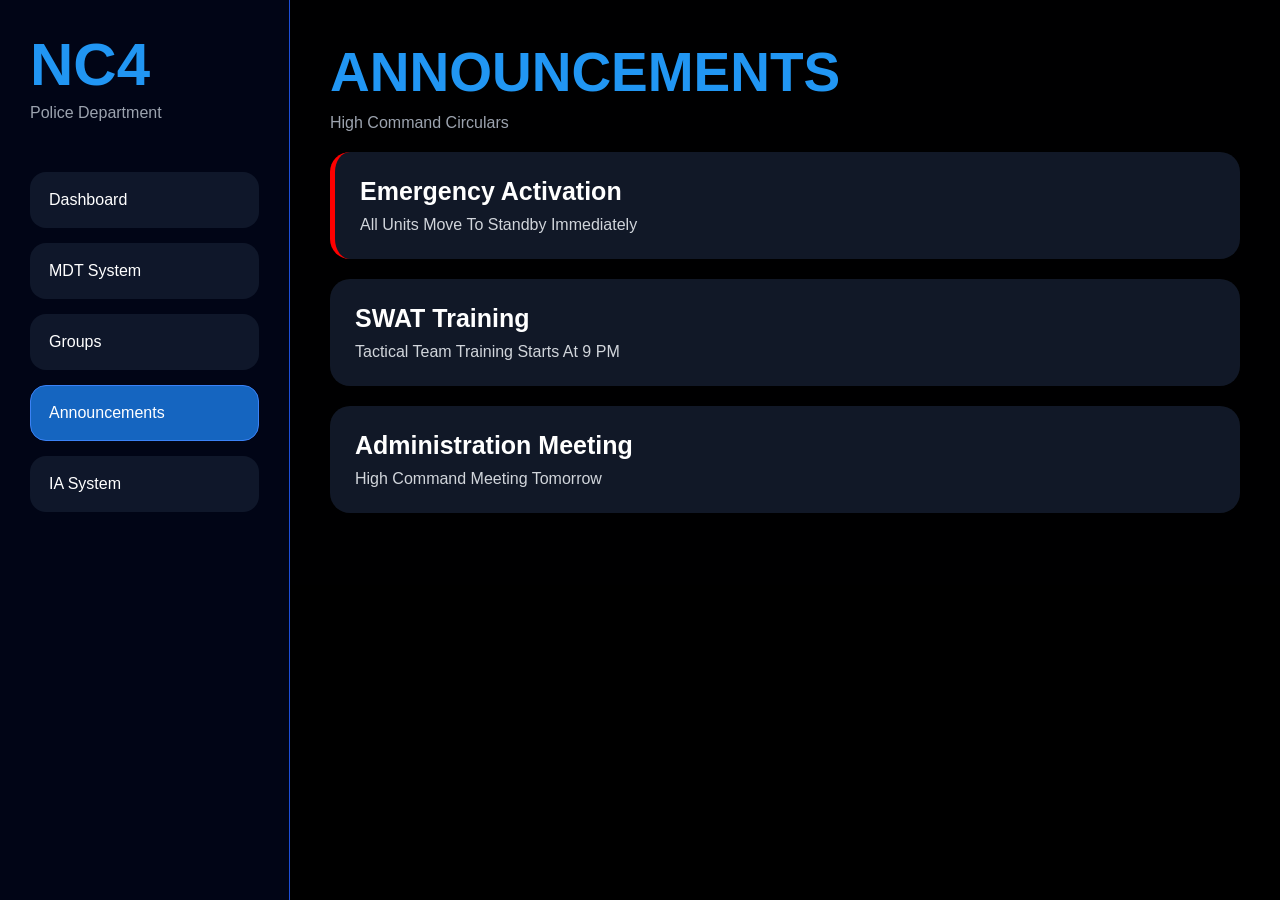
<file: pages/announcements.html>
<!DOCTYPE html>
<html lang="en">

<head>

  <meta charset="UTF-8">

  <meta name="viewport" content="width=device-width, initial-scale=1.0">

  <title>NC4 Announcements</title>

  <link rel="stylesheet" href="../style.css">

  <script defer src="../script.js"></script>

</head>

<body>

  <div class="background"></div>

  <aside class="sidebar">

    <div class="logo">

      <h1>NC4</h1>

      <p>Police Department</p>

    </div>

    <nav>

      <a href="dashboard.html">Dashboard</a>

      <a href="mdt.html">MDT System</a>

      <a href="groups.html">Groups</a>

      <a class="active" href="announcements.html">
        Announcements
      </a>

      <a href="ia.html">IA System</a>

    </nav>

  </aside>

  <main class="main">

    <div class="topbar">

      <div>

        <h2>ANNOUNCEMENTS</h2>

        <p>
          High Command Circulars
        </p>

      </div>

    </div>

    <div class="announcement emergency">

      <h3>Emergency Activation</h3>

      <p>
        All Units Move To Standby Immediately
      </p>

    </div>

    <div class="announcement">

      <h3>SWAT Training</h3>

      <p>
        Tactical Team Training Starts At 9 PM
      </p>

    </div>

    <div class="announcement">

      <h3>Administration Meeting</h3>

      <p>
        High Command Meeting Tomorrow
      </p>

    </div>

  </main>

</body>

</html>
</file>
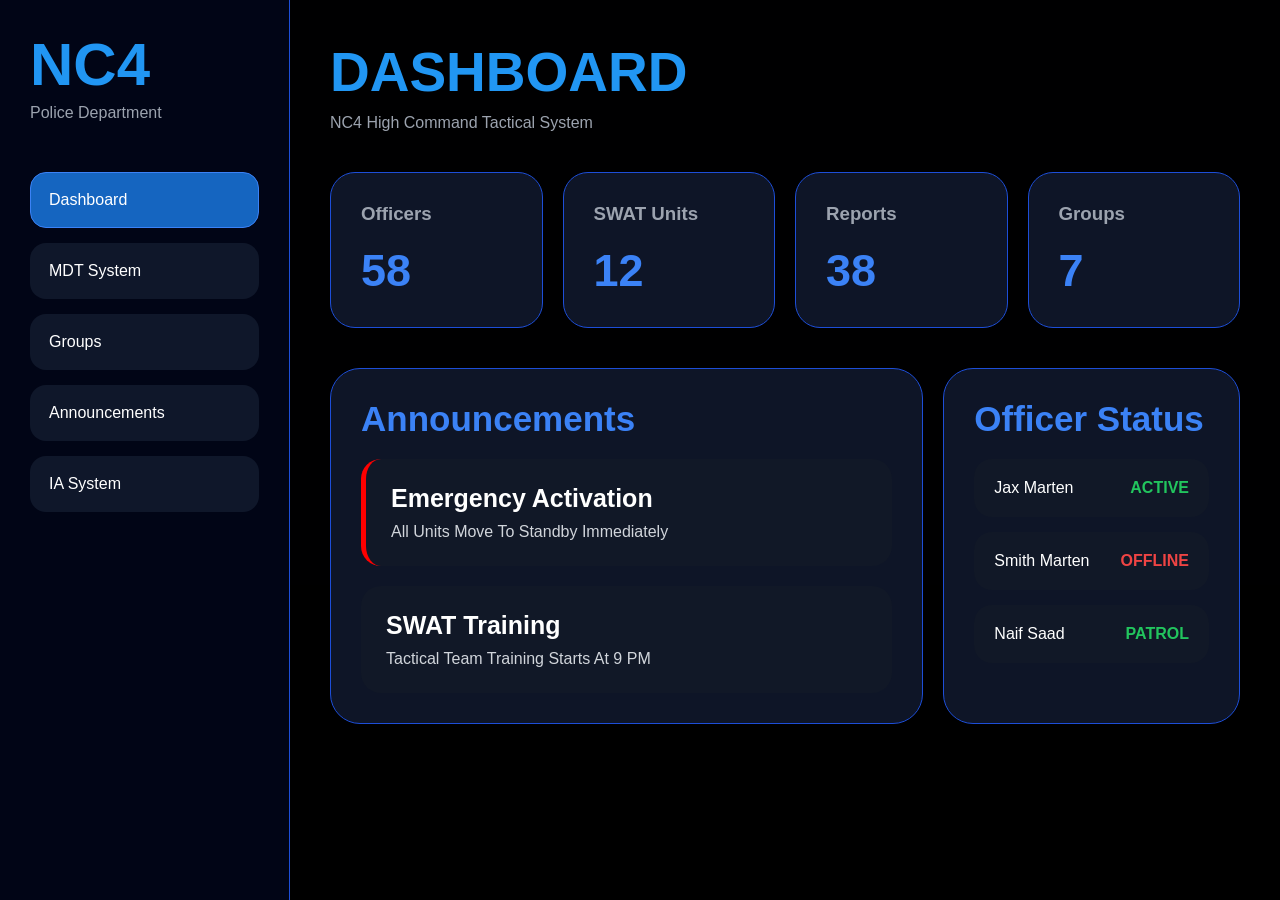
<file: pages/dashboard.html>
<!DOCTYPE html>
<html lang="en">

<head>

  <meta charset="UTF-8">
  <meta name="viewport" content="width=device-width, initial-scale=1.0">

  <title>NC4 Dashboard</title>

  <link rel="stylesheet" href="../style.css">

  <script defer src="../script.js"></script>

</head>

<body>

  <div class="background"></div>

  <aside class="sidebar">

    <div class="logo">

      <h1>NC4</h1>

      <p>Police Department</p>

    </div>

    <nav>

      <a class="active" href="dashboard.html">
        Dashboard
      </a>

      <a href="mdt.html">
        MDT System
      </a>

      <a href="groups.html">
        Groups
      </a>

      <a href="announcements.html">
        Announcements
      </a>

      <a href="ia.html">
        IA System
      </a>

    </nav>

  </aside>

  <main class="main">

    <div class="topbar">

      <div>

        <h2>DASHBOARD</h2>

        <p>
          NC4 High Command Tactical System
        </p>

      </div>

    </div>

    <section class="stats">

      <div class="card">

        <h3>Officers</h3>

        <span>58</span>

      </div>

      <div class="card">

        <h3>SWAT Units</h3>

        <span>12</span>

      </div>

      <div class="card">

        <h3>Reports</h3>

        <span>38</span>

      </div>

      <div class="card">

        <h3>Groups</h3>

        <span>7</span>

      </div>

    </section>

    <section class="dashboard-grid">

      <div class="panel large">

        <div class="panel-title">

          <h2>Announcements</h2>

        </div>

        <div class="announcement emergency">

          <h3>Emergency Activation</h3>

          <p>
            All Units Move To Standby Immediately
          </p>

        </div>

        <div class="announcement">

          <h3>SWAT Training</h3>

          <p>
            Tactical Team Training Starts At 9 PM
          </p>

        </div>

      </div>

      <div class="panel">

        <div class="panel-title">

          <h2>Officer Status</h2>

        </div>

        <div class="status-box">

          <div class="status-item">

            <span>Jax Marten</span>

            <strong class="online">
              ACTIVE
            </strong>

          </div>

          <div class="status-item">

            <span>Smith Marten</span>

            <strong class="offline">
              OFFLINE
            </strong>

          </div>

          <div class="status-item">

            <span>Naif Saad</span>

            <strong class="online">
              PATROL
            </strong>

          </div>

        </div>

      </div>

    </section>

  </main>

</body>

</html>
</file>
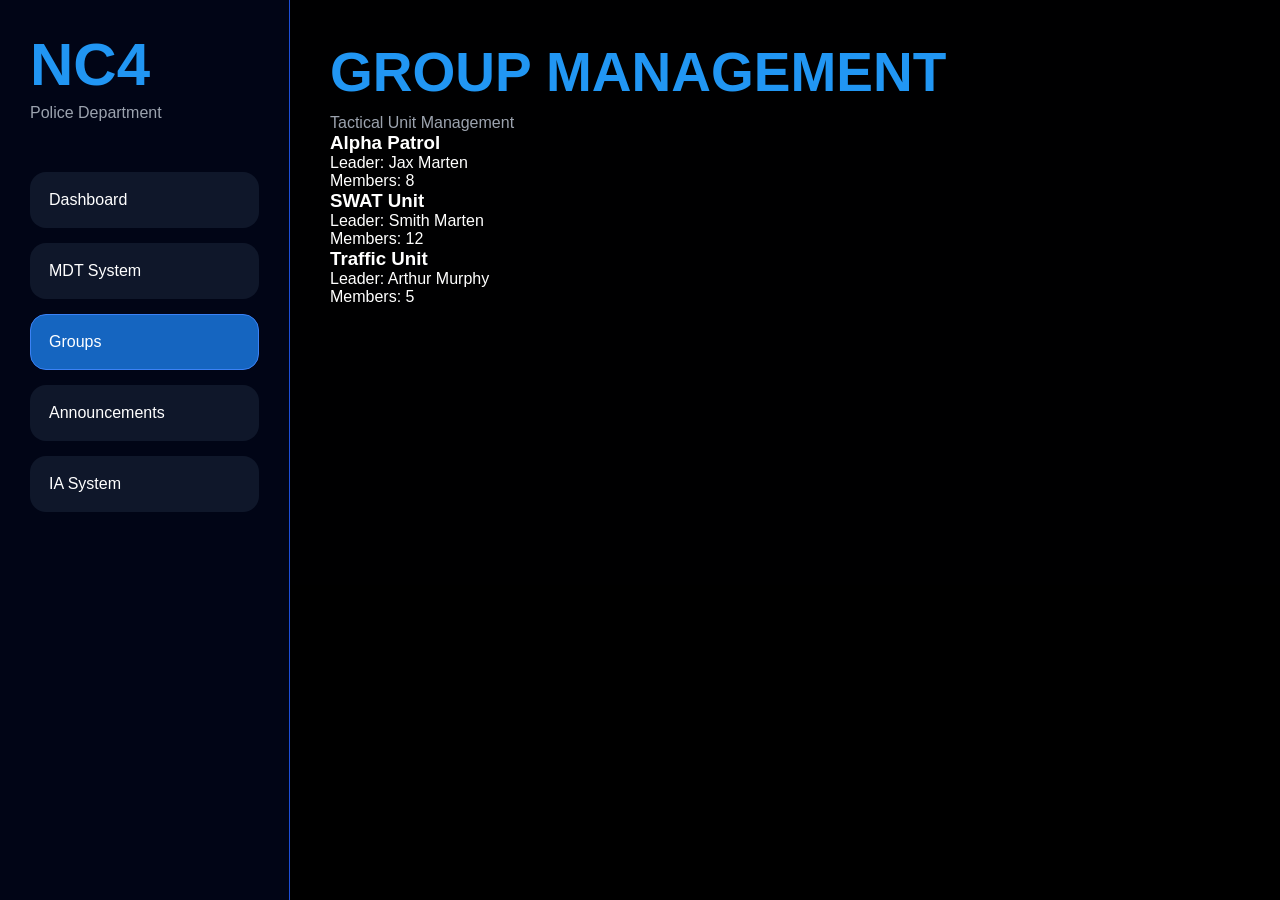
<file: pages/groups.html>
<!DOCTYPE html>
<html lang="en">

<head>

  <meta charset="UTF-8">

  <meta name="viewport" content="width=device-width, initial-scale=1.0">

  <title>NC4 Groups</title>

  <link rel="stylesheet" href="../style.css">

  <script defer src="../script.js"></script>

</head>

<body>

  <div class="background"></div>

  <aside class="sidebar">

    <div class="logo">

      <h1>NC4</h1>

      <p>Police Department</p>

    </div>

    <nav>

      <a href="dashboard.html">Dashboard</a>

      <a href="mdt.html">MDT System</a>

      <a class="active" href="groups.html">
        Groups
      </a>

      <a href="announcements.html">
        Announcements
      </a>

      <a href="ia.html">IA System</a>

    </nav>

  </aside>

  <main class="main">

    <div class="topbar">

      <div>

        <h2>GROUP MANAGEMENT</h2>

        <p>
          Tactical Unit Management
        </p>

      </div>

    </div>

    <div class="groups-grid">

      <div class="group-card">

        <h3>Alpha Patrol</h3>

        <p>Leader: Jax Marten</p>

        <p>Members: 8</p>

      </div>

      <div class="group-card">

        <h3>SWAT Unit</h3>

        <p>Leader: Smith Marten</p>

        <p>Members: 12</p>

      </div>

      <div class="group-card">

        <h3>Traffic Unit</h3>

        <p>Leader: Arthur Murphy</p>

        <p>Members: 5</p>

      </div>

    </div>

  </main>

</body>

</html>
</file>
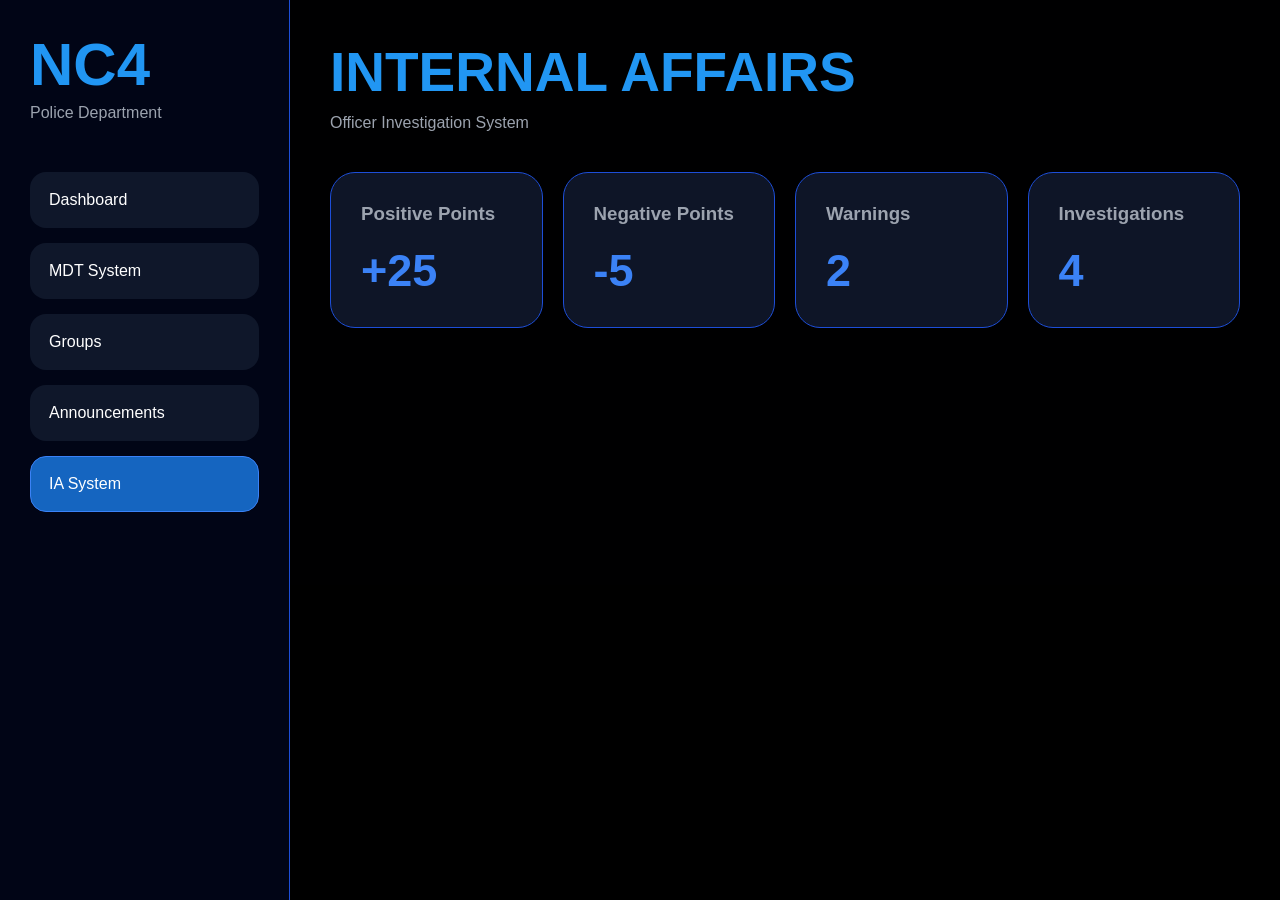
<file: pages/ia.html>
<!DOCTYPE html>
<html lang="en">

<head>

  <meta charset="UTF-8">

  <meta name="viewport" content="width=device-width, initial-scale=1.0">

  <title>NC4 IA</title>

  <link rel="stylesheet" href="../style.css">

  <script defer src="../script.js"></script>

</head>

<body>

  <div class="background"></div>

  <aside class="sidebar">

    <div class="logo">

      <h1>NC4</h1>

      <p>Police Department</p>

    </div>

    <nav>

      <a href="dashboard.html">Dashboard</a>

      <a href="mdt.html">MDT System</a>

      <a href="groups.html">Groups</a>

      <a href="announcements.html">
        Announcements
      </a>

      <a class="active" href="ia.html">
        IA System
      </a>

    </nav>

  </aside>

  <main class="main">

    <div class="topbar">

      <div>

        <h2>INTERNAL AFFAIRS</h2>

        <p>
          Officer Investigation System
        </p>

      </div>

    </div>

    <section class="stats">

      <div class="card">

        <h3>Positive Points</h3>

        <span>+25</span>

      </div>

      <div class="card">

        <h3>Negative Points</h3>

        <span>-5</span>

      </div>

      <div class="card">

        <h3>Warnings</h3>

        <span>2</span>

      </div>

      <div class="card">

        <h3>Investigations</h3>

        <span>4</span>

      </div>

    </section>

  </main>

</body>

</html>
</file>
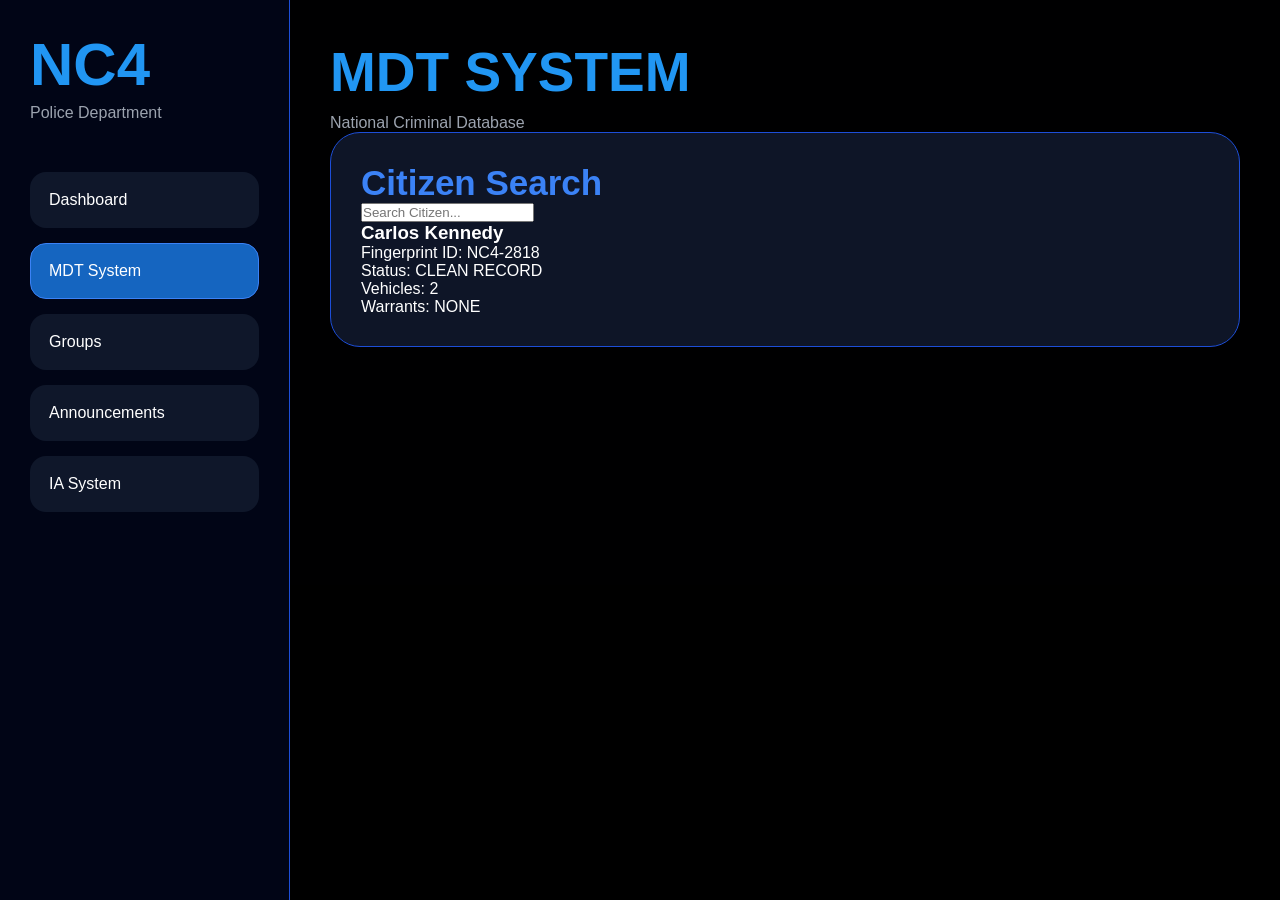
<file: pages/mdt.html>
<!DOCTYPE html>
<html lang="en">

<head>

  <meta charset="UTF-8">

  <meta name="viewport" content="width=device-width, initial-scale=1.0">

  <title>NC4 MDT</title>

  <link rel="stylesheet" href="../style.css">

  <script defer src="../script.js"></script>

</head>

<body>

  <div class="background"></div>

  <aside class="sidebar">

    <div class="logo">

      <h1>NC4</h1>

      <p>Police Department</p>

    </div>

    <nav>

      <a href="dashboard.html">Dashboard</a>

      <a class="active" href="mdt.html">
        MDT System
      </a>

      <a href="groups.html">Groups</a>

      <a href="announcements.html">
        Announcements
      </a>

      <a href="ia.html">IA System</a>

    </nav>

  </aside>

  <main class="main">

    <div class="topbar">

      <div>

        <h2>MDT SYSTEM</h2>

        <p>
          National Criminal Database
        </p>

      </div>

    </div>

    <div class="panel">

      <div class="panel-title">

        <h2>Citizen Search</h2>

      </div>

      <input
        class="search-input"
        type="text"
        placeholder="Search Citizen..."
      >

      <div class="citizen-card">

        <h3>Carlos Kennedy</h3>

        <p>Fingerprint ID: NC4-2818</p>

        <p>Status: CLEAN RECORD</p>

        <p>Vehicles: 2</p>

        <p>Warrants: NONE</p>

      </div>

    </div>

  </main>

</body>

</html>
</file>
<file: style.css>
*{
  margin:0;
  padding:0;
  box-sizing:border-box;
}

body{

  background:#030712;
  color:white;
  font-family:Arial,sans-serif;
  overflow-x:hidden;

}

.background{

  position:fixed;
  inset:0;

  background:
  linear-gradient(rgba(0,0,0,.92),rgba(0,0,0,.96)),
  url("https://images.unsplash.com/photo-1502877338535-766e1452684a?q=80&w=2070");

  background-size:cover;
  background-position:center;

  z-index:-1;

}

.sidebar{

  width:290px;
  height:100vh;

  position:fixed;
  left:0;
  top:0;

  background:rgba(2,6,23,.96);

  border-right:1px solid #1d4ed8;

  padding:30px;

  backdrop-filter:blur(15px);

}

.logo h1{

  font-size:60px;
  color:#2196f3;
  font-weight:900;

}

.logo p{

  color:#9ca3af;
  margin-top:5px;

}

nav{

  margin-top:50px;

  display:flex;
  flex-direction:column;
  gap:15px;

}

nav a{

  padding:18px;

  border-radius:16px;

  text-decoration:none;

  color:white;

  background:#0f172a;

  transition:.3s;

  border:1px solid transparent;

}

nav a:hover{

  background:#1565c0;

  transform:translateX(5px);

}

nav .active{

  background:#1565c0;
  border-color:#3b82f6;

}

.server-status{

  position:absolute;
  bottom:40px;

  display:flex;
  align-items:center;
  gap:10px;

  color:#22c55e;

}

.dot{

  width:10px;
  height:10px;

  border-radius:50%;

  background:#22c55e;

}

.main{

  margin-left:290px;
  padding:40px;

}

.topbar{

  display:flex;
  justify-content:space-between;
  align-items:center;

}

.topbar h2{

  font-size:55px;
  color:#2196f3;
  font-weight:900;

}

.topbar p{

  margin-top:10px;
  color:#9ca3af;

}

.profile-box{

  display:flex;
  align-items:center;
  gap:15px;

  background:#0f172a;

  padding:15px 20px;

  border-radius:20px;

  border:1px solid #1d4ed8;

}

.profile-box img{

  width:60px;
  height:60px;

  border-radius:50%;

}

.profile-info h3{

  font-size:18px;

}

.profile-info span{

  color:#9ca3af;

}

.hero-panel{

  margin-top:40px;

  background:
  linear-gradient(
    135deg,
    rgba(29,78,216,.25),
    rgba(15,23,42,.90)
  );

  border:1px solid #1d4ed8;

  border-radius:30px;

  padding:50px;

}

.hero-content h1{

  font-size:50px;
  font-weight:900;

  color:#3b82f6;

}

.hero-content p{

  margin-top:15px;

  color:#d1d5db;
  font-size:18px;

}

.hero-buttons{

  margin-top:35px;

  display:flex;
  gap:20px;

}

.hero-buttons button{

  width:220px;
  height:60px;

  border:none;
  border-radius:18px;

  background:#1565c0;

  color:white;

  font-size:16px;
  font-weight:bold;

  cursor:pointer;

  transition:.3s;

}

.hero-buttons button:hover{

  transform:translateY(-5px);

  background:#1976d2;

}

.secondary{

  background:#111827 !important;
  border:1px solid #1d4ed8 !important;

}

.stats{

  margin-top:40px;

  display:grid;
  grid-template-columns:repeat(4,1fr);

  gap:20px;

}

.card{

  background:rgba(15,23,42,.95);

  border:1px solid #1d4ed8;

  border-radius:25px;

  padding:30px;

  transition:.3s;

}

.card:hover{

  transform:translateY(-6px);

  box-shadow:0 0 25px rgba(59,130,246,.25);

}

.card h3{

  color:#9ca3af;

}

.card span{

  display:block;

  margin-top:20px;

  font-size:45px;
  font-weight:900;

  color:#3b82f6;

}

.dashboard-grid{

  margin-top:40px;

  display:grid;
  grid-template-columns:2fr 1fr;

  gap:20px;

}

.panel{

  background:rgba(15,23,42,.95);

  border:1px solid #1d4ed8;

  border-radius:30px;

  padding:30px;

}

.panel-title h2{

  color:#3b82f6;
  font-size:35px;

}

.announcement{

  margin-top:20px;

  background:#111827;

  border-radius:20px;

  padding:25px;

}

.announcement h3{

  font-size:25px;

}

.announcement p{

  margin-top:10px;

  color:#d1d5db;

}

.emergency{

  border-left:5px solid red;

}

.status-box{

  margin-top:20px;

}

.status-item{

  display:flex;
  justify-content:space-between;
  align-items:center;

  padding:20px;

  border-radius:18px;

  background:#111827;

  margin-bottom:15px;

}

.online{

  color:#22c55e;

}

.offline{

  color:#ef4444;

}

::-webkit-scrollbar{

  width:8px;

}

::-webkit-scrollbar-thumb{

  background:#1565c0;
  border-radius:999px;

}
</file>
